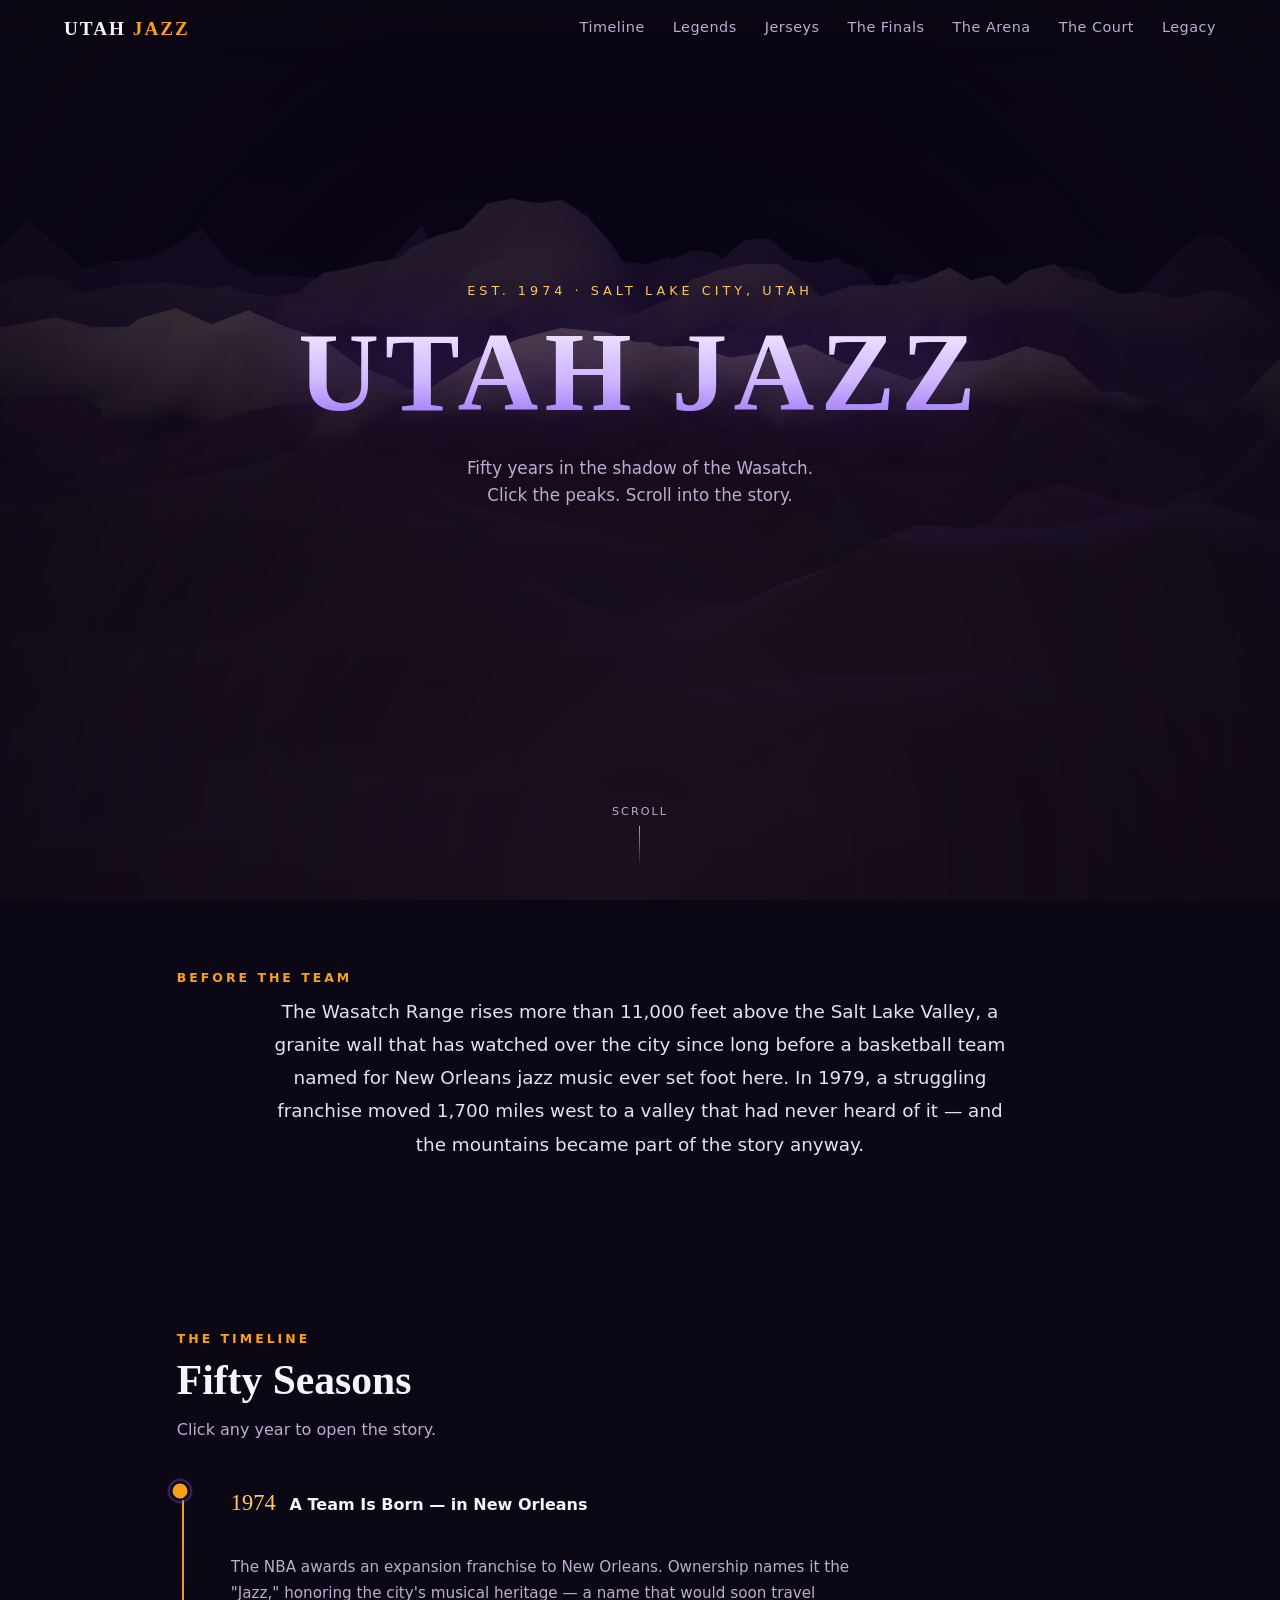
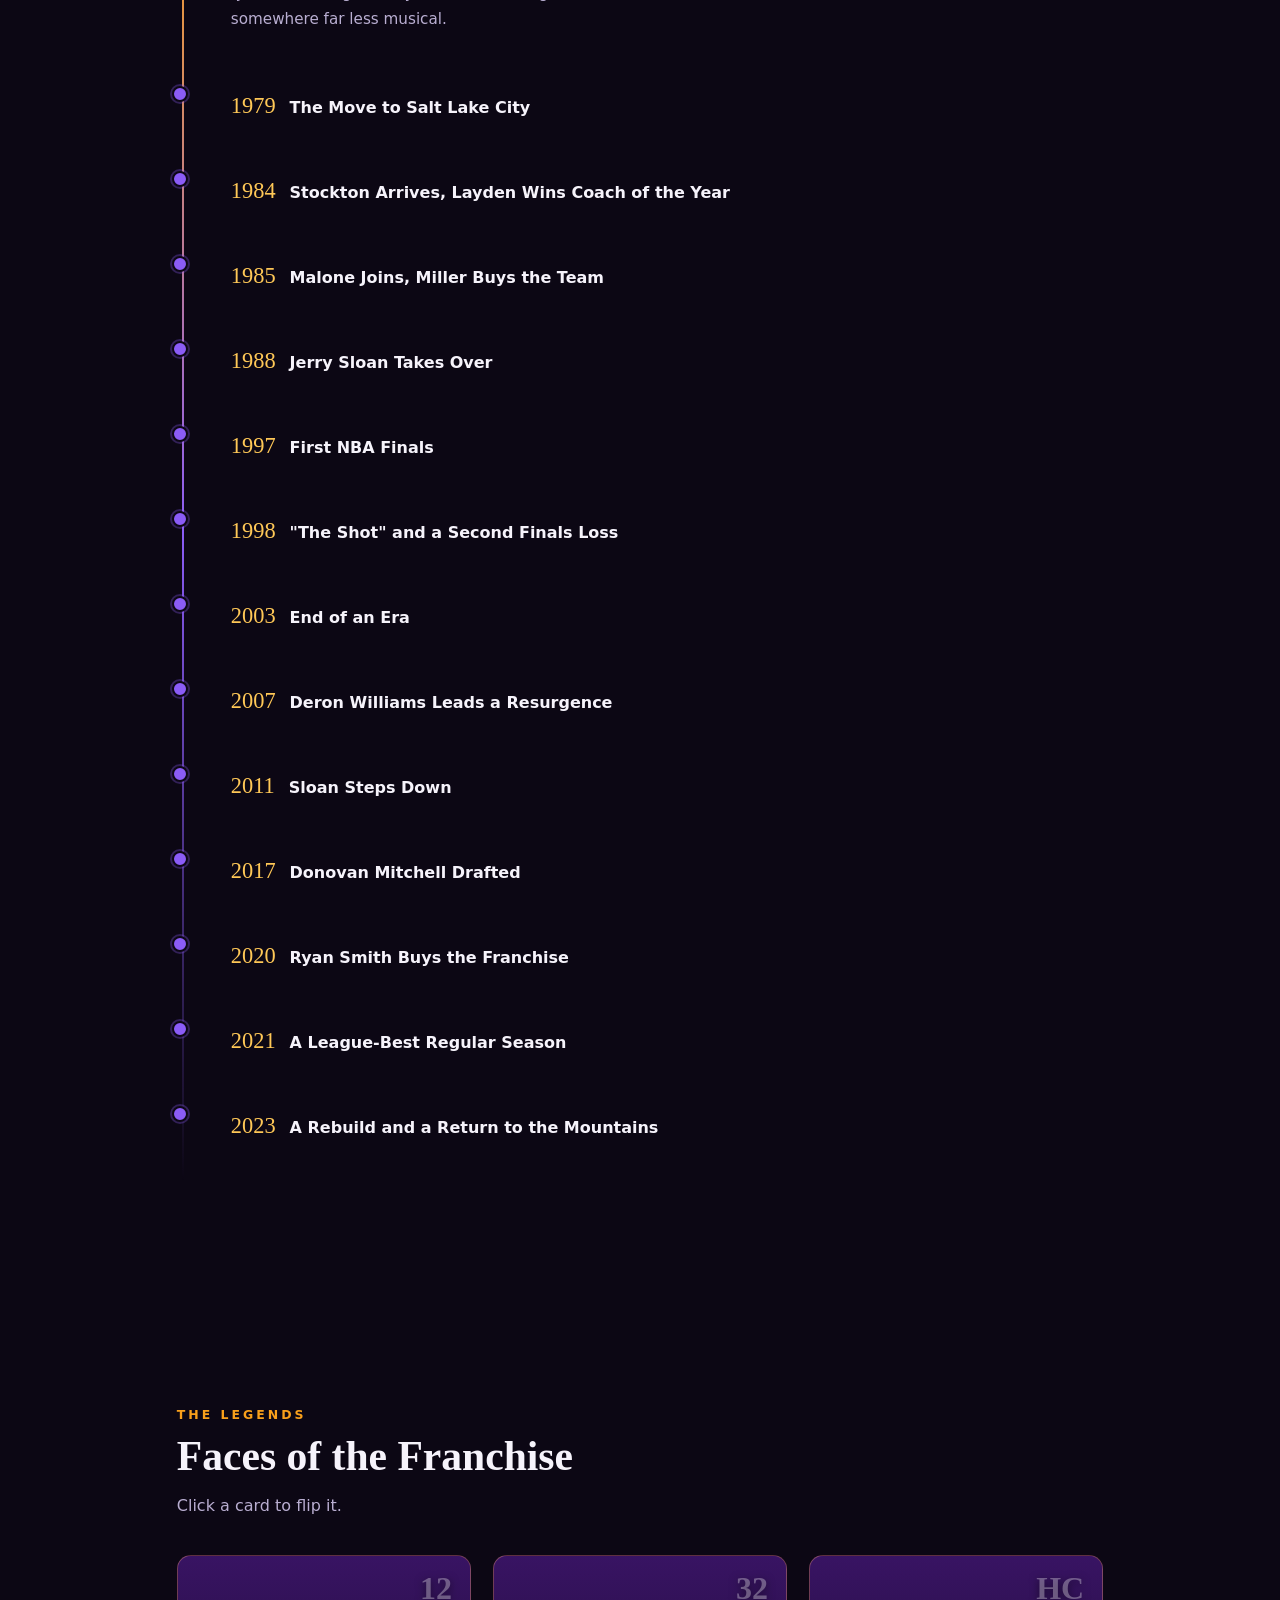
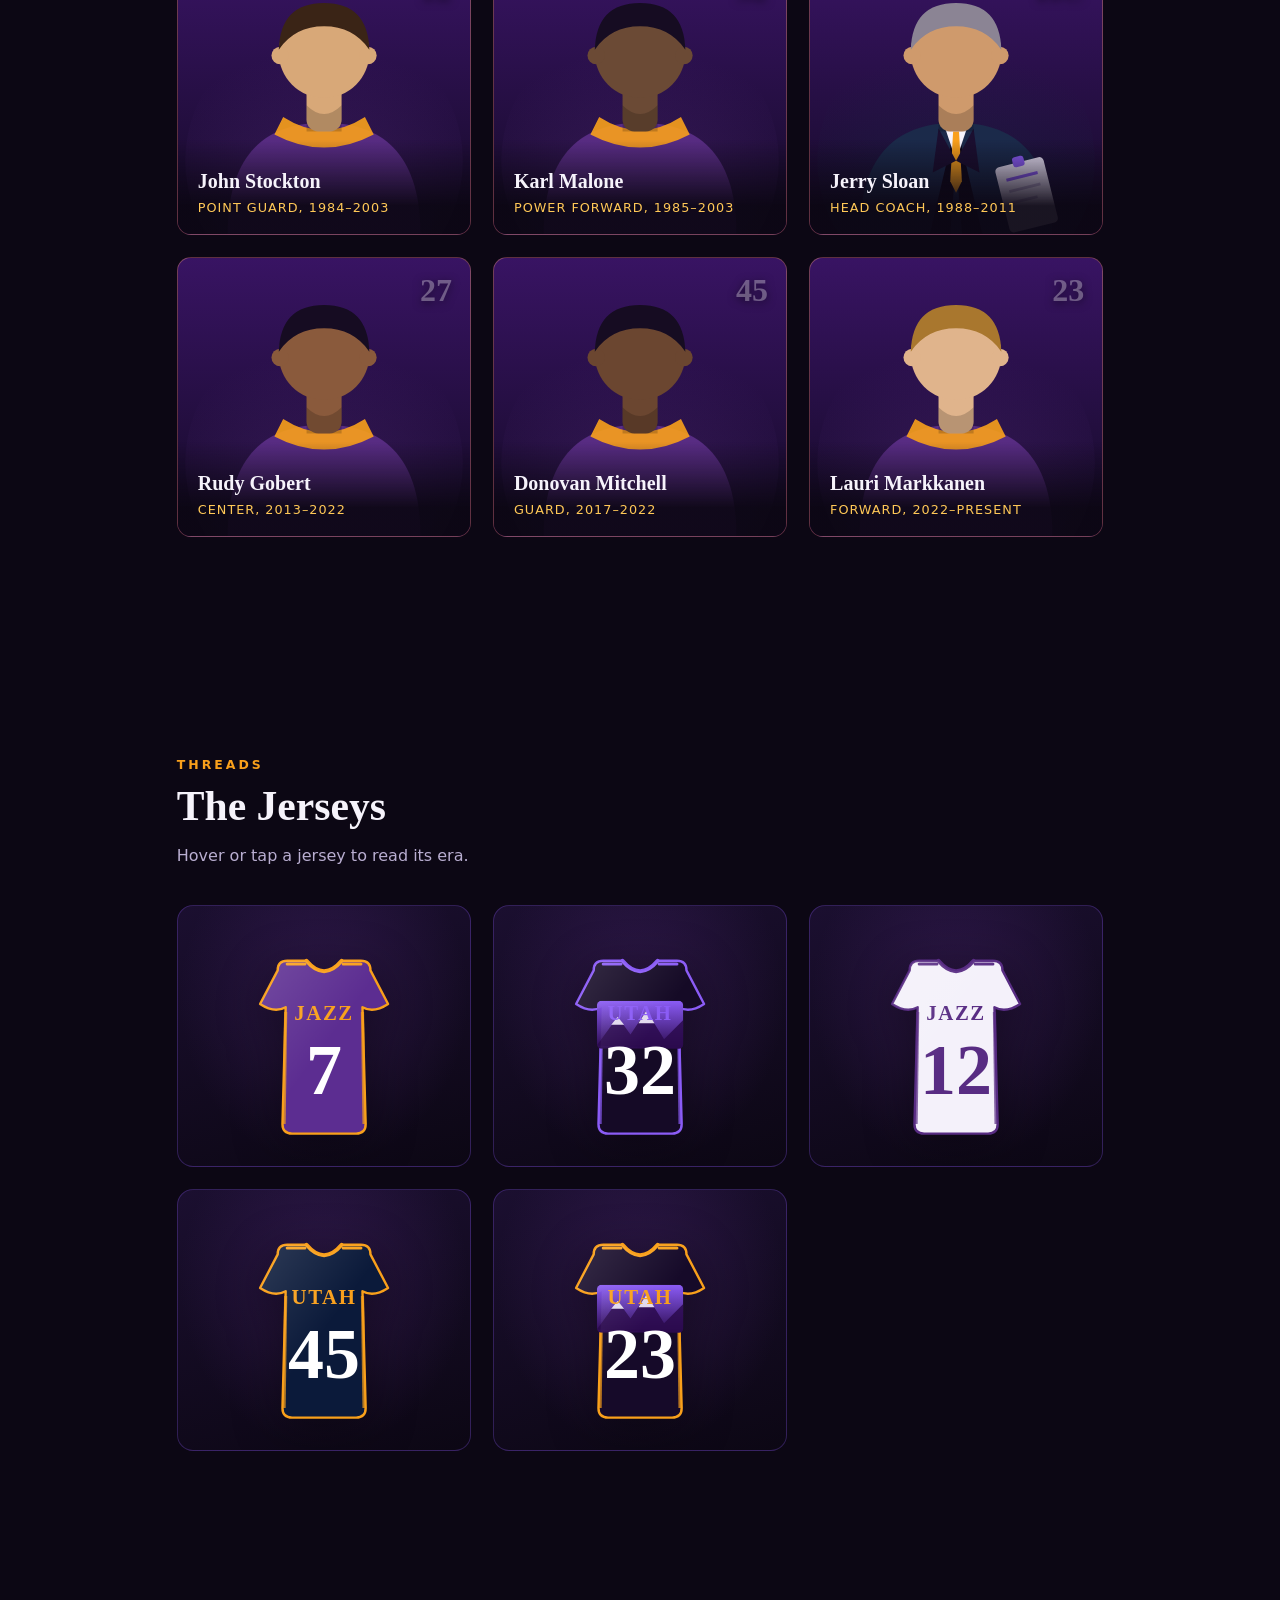
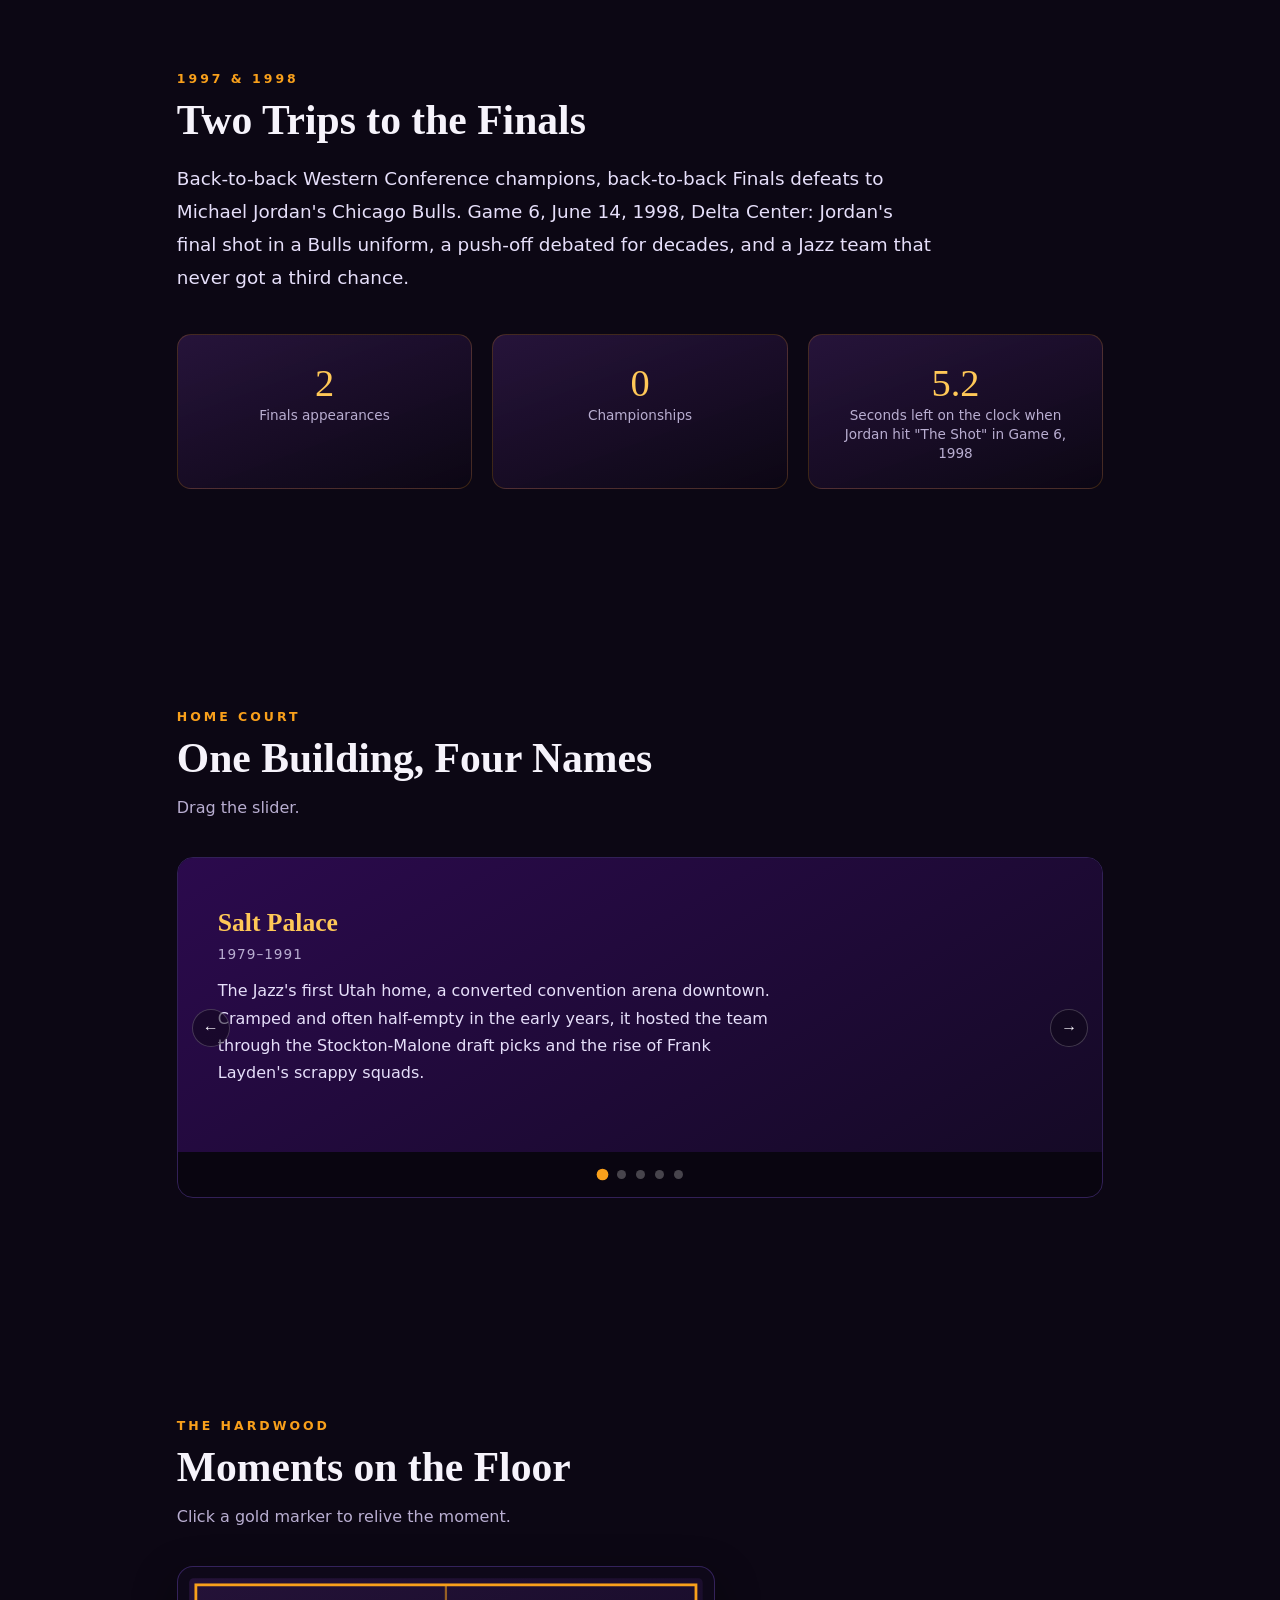
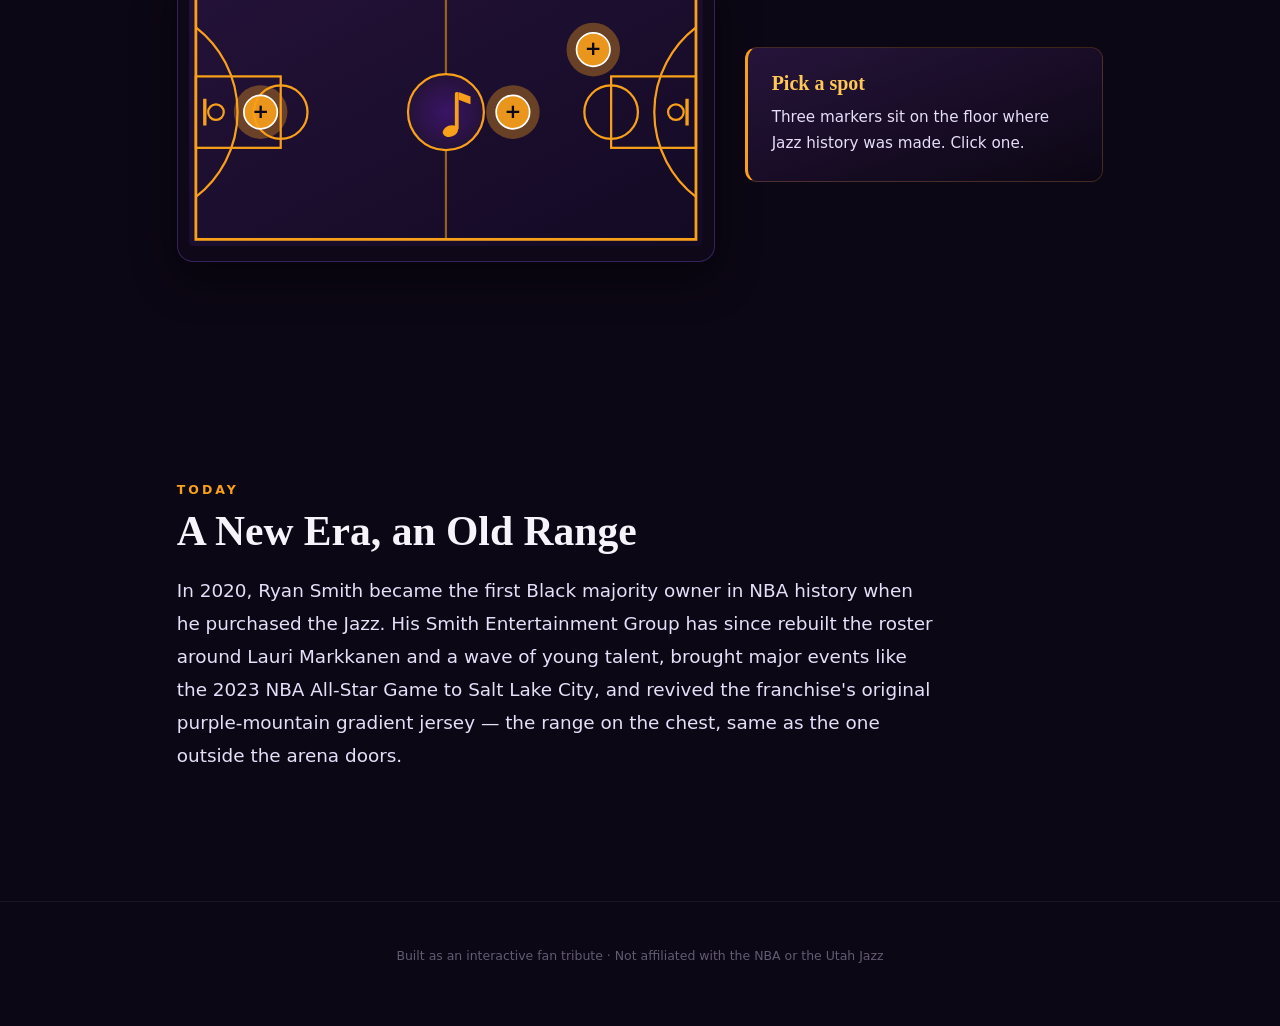
<file: index.html>
<!DOCTYPE html>
<html lang="en">
<head>
<meta charset="UTF-8" />
<meta name="viewport" content="width=device-width, initial-scale=1.0" />
<title>Utah Jazz | The Wasatch to the Hardwood</title>
<meta name="description" content="An interactive history of the Utah Jazz, starting from the Wasatch Mountain Range." />
<link rel="icon" href="data:image/svg+xml,<svg xmlns=%22http://www.w3.org/2000/svg%22 viewBox=%220 0 100 100%22><text y=%22.9em%22 font-size=%2290%22>🏔️</text></svg>" />
<link rel="stylesheet" href="css/style.css" />
</head>
<body>

<div id="loader">
  <div class="loader-inner">
    <div class="loader-peak"></div>
    <p>Rendering the Wasatch&hellip;</p>
  </div>
</div>

<nav id="site-nav">
  <a href="#hero" class="nav-brand">UTAH <span>JAZZ</span></a>
  <button id="nav-toggle" aria-label="Toggle navigation">
    <span></span><span></span><span></span>
  </button>
  <div id="nav-links">
    <a href="#timeline" data-section="timeline">Timeline</a>
    <a href="#legends" data-section="legends">Legends</a>
    <a href="#jerseys" data-section="jerseys">Jerseys</a>
    <a href="#finals" data-section="finals">The Finals</a>
    <a href="#arena" data-section="arena">The Arena</a>
    <a href="#court" data-section="court">The Court</a>
    <a href="#legacy" data-section="legacy">Legacy</a>
  </div>
</nav>

<header id="hero">
  <canvas id="mountain-canvas"></canvas>
  <div id="hero-vignette"></div>
  <div class="hero-content">
    <p class="hero-eyebrow">Est. 1974 &middot; Salt Lake City, Utah</p>
    <h1 class="hero-title">UTAH JAZZ</h1>
    <p class="hero-subtitle">Fifty years in the shadow of the Wasatch.<br>Click the peaks. Scroll into the story.</p>
    <div class="hero-hint" id="hero-hint">Move your mouse to look around &middot; tap a peak</div>
  </div>
  <div class="scroll-cue" id="scroll-cue">
    <span>Scroll</span>
    <div class="scroll-cue-line"></div>
  </div>
  <div id="peak-tooltip" class="peak-tooltip hidden"></div>
</header>

<main>

  <section id="intro" class="section">
    <div class="section-inner">
      <h2 class="section-kicker">Before the Team</h2>
      <p class="lede">
        The Wasatch Range rises more than 11,000 feet above the Salt Lake Valley, a granite wall that has
        watched over the city since long before a basketball team named for New Orleans jazz music ever
        set foot here. In 1979, a struggling franchise moved 1,700 miles west to a valley that had never
        heard of it &mdash; and the mountains became part of the story anyway.
      </p>
    </div>
  </section>

  <section id="timeline" class="section">
    <div class="section-inner">
      <h2 class="section-kicker">The Timeline</h2>
      <h3 class="section-title">Fifty Seasons</h3>
      <p class="section-desc">Click any year to open the story.</p>
      <div id="timeline-track"></div>
    </div>
  </section>

  <section id="legends" class="section">
    <div class="section-inner">
      <h2 class="section-kicker">The Legends</h2>
      <h3 class="section-title">Faces of the Franchise</h3>
      <p class="section-desc">Click a card to flip it.</p>
      <div id="legends-grid"></div>
    </div>
  </section>

  <section id="jerseys" class="section">
    <div class="section-inner">
      <h2 class="section-kicker">Threads</h2>
      <h3 class="section-title">The Jerseys</h3>
      <p class="section-desc">Hover or tap a jersey to read its era.</p>
      <div id="jersey-grid"></div>
    </div>
  </section>

  <section id="finals" class="section">
    <div class="section-inner finals-inner">
      <h2 class="section-kicker">1997 &amp; 1998</h2>
      <h3 class="section-title">Two Trips to the Finals</h3>
      <p class="lede">
        Back-to-back Western Conference champions, back-to-back Finals defeats to Michael Jordan's
        Chicago Bulls. Game 6, June 14, 1998, Delta Center: Jordan's final shot in a Bulls uniform,
        a push-off debated for decades, and a Jazz team that never got a third chance.
      </p>
      <div class="finals-stats">
        <div class="stat-card"><span class="stat-num">2</span><span class="stat-label">Finals appearances</span></div>
        <div class="stat-card"><span class="stat-num">0</span><span class="stat-label">Championships</span></div>
        <div class="stat-card"><span class="stat-num">5.2</span><span class="stat-label">Seconds left on the clock when Jordan hit "The Shot" in Game 6, 1998</span></div>
      </div>
    </div>
  </section>

  <section id="arena" class="section">
    <div class="section-inner">
      <h2 class="section-kicker">Home Court</h2>
      <h3 class="section-title">One Building, Four Names</h3>
      <p class="section-desc">Drag the slider.</p>
      <div id="arena-slider"></div>
    </div>
  </section>

  <section id="court" class="section">
    <div class="section-inner">
      <h2 class="section-kicker">The Hardwood</h2>
      <h3 class="section-title">Moments on the Floor</h3>
      <p class="section-desc">Click a gold marker to relive the moment.</p>
      <div id="court-wrap">
        <div id="court-figure"></div>
        <div id="court-detail" class="court-detail">
          <strong id="court-detail-label">Pick a spot</strong>
          <p id="court-detail-text">Three markers sit on the floor where Jazz history was made. Click one.</p>
        </div>
      </div>
    </div>
  </section>

  <section id="legacy" class="section">
    <div class="section-inner">
      <h2 class="section-kicker">Today</h2>
      <h3 class="section-title">A New Era, an Old Range</h3>
      <p class="lede">
        In 2020, Ryan Smith became the first Black majority owner in NBA history when he purchased the
        Jazz. His Smith Entertainment Group has since rebuilt the roster around Lauri Markkanen and a
        wave of young talent, brought major events like the 2023 NBA All-Star Game to Salt Lake City,
        and revived the franchise's original purple-mountain gradient jersey &mdash; the range on the
        chest, same as the one outside the arena doors.
      </p>
    </div>
  </section>

</main>

<footer id="site-footer">
  <p>Built as an interactive fan tribute &middot; Not affiliated with the NBA or the Utah Jazz</p>
</footer>

<script type="importmap">
{
  "imports": {
    "three": "./js/vendor/three.module.js"
  }
}
</script>
<script type="module" src="js/mountains.js"></script>
<script type="module" src="js/data.js"></script>
<script type="module" src="js/app.js"></script>
</body>
</html>
</file>
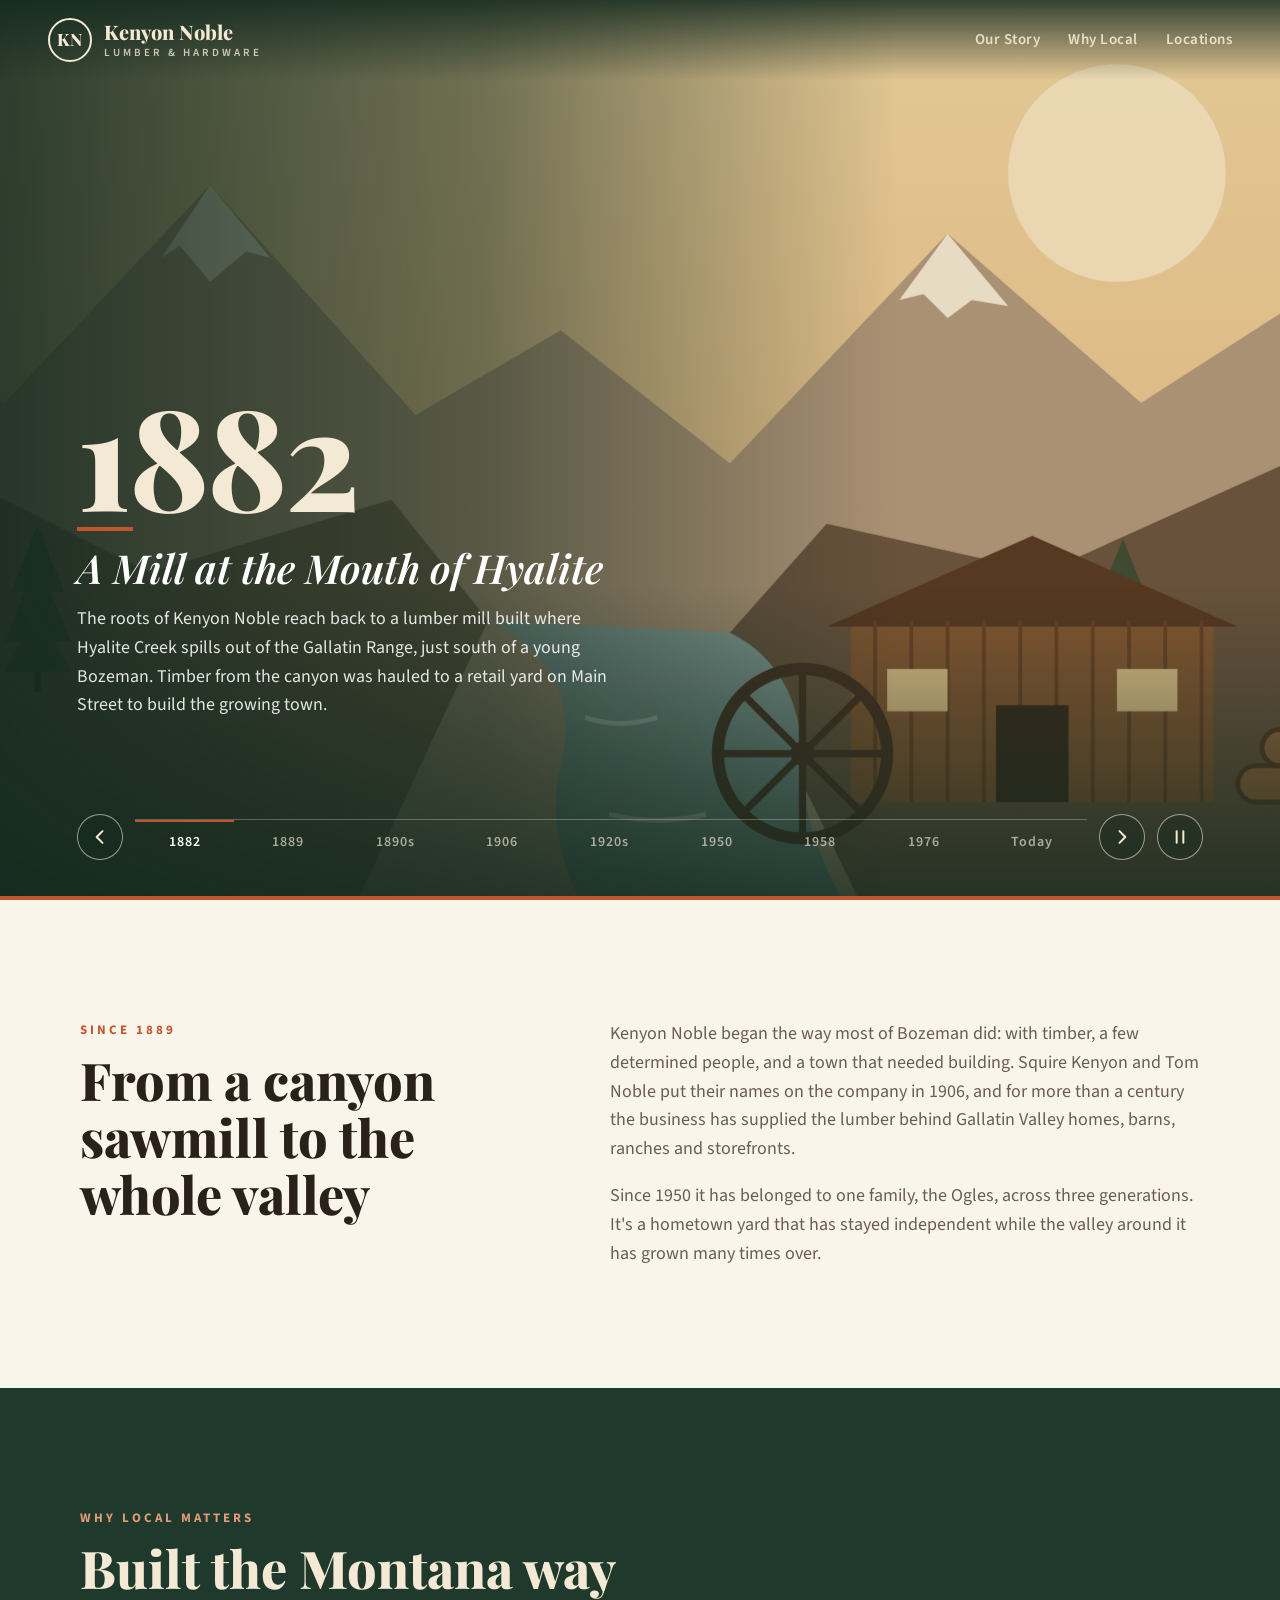
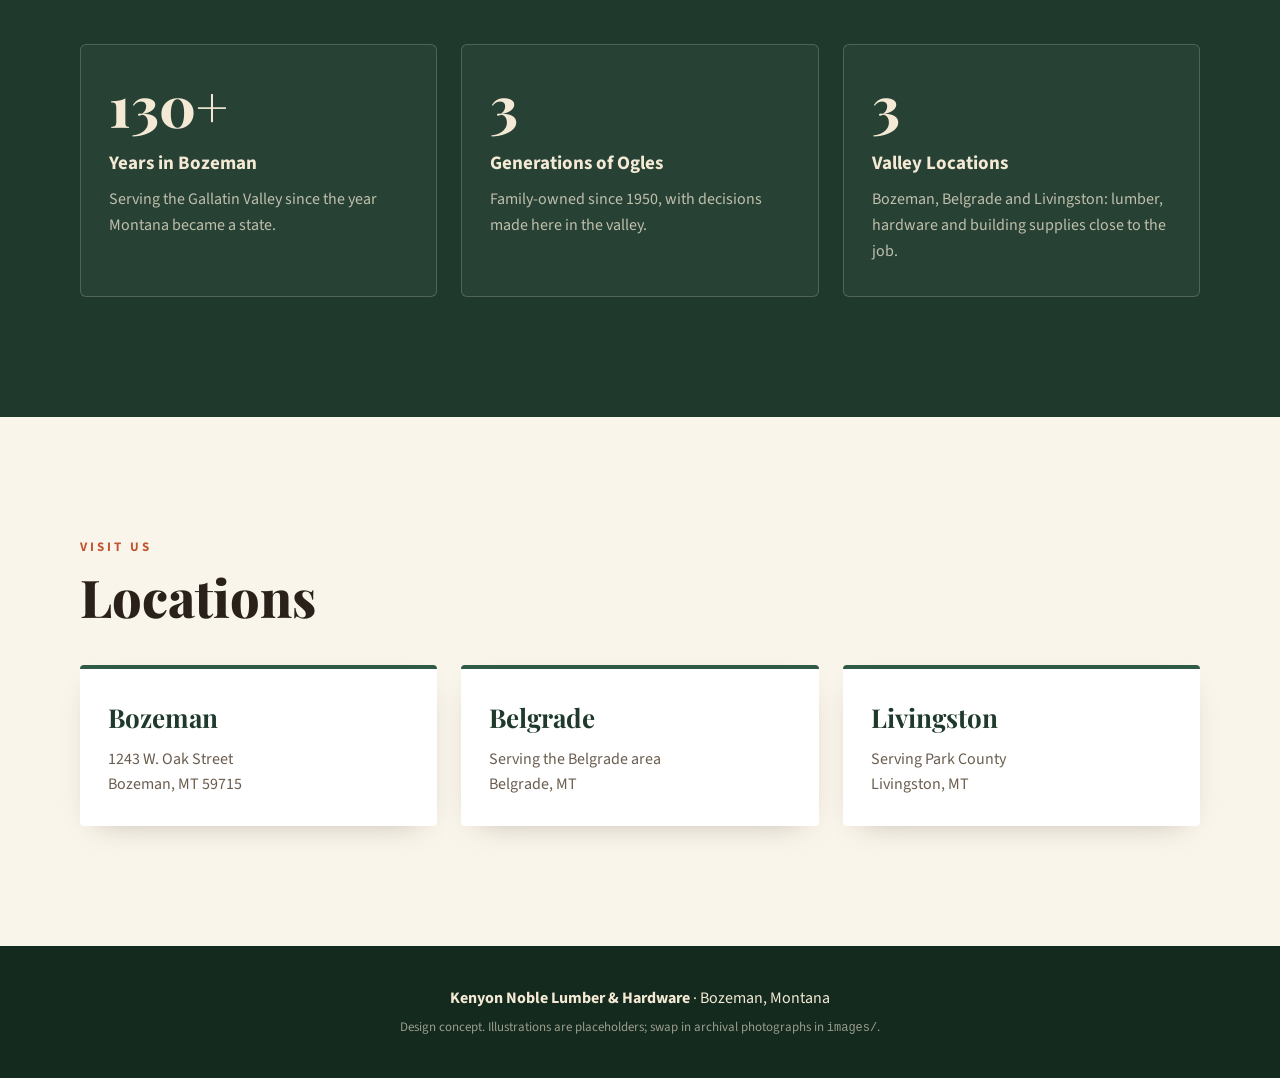
<file: kenyon-noble/index.html>
<!DOCTYPE html>
<html lang="en">
<head>
<meta charset="UTF-8" />
<meta name="viewport" content="width=device-width, initial-scale=1.0" />
<title>Kenyon Noble | Lumber &amp; Hardware Since 1889</title>
<meta name="description" content="The story of Kenyon Noble Lumber &amp; Hardware, from an 1882 sawmill at the mouth of Hyalite Canyon to the Gallatin Valley today." />
<link rel="icon" href="data:image/svg+xml,<svg xmlns=%22http://www.w3.org/2000/svg%22 viewBox=%220 0 100 100%22><text y=%22.9em%22 font-size=%2290%22>🌲</text></svg>" />
<link rel="preconnect" href="https://fonts.googleapis.com" />
<link rel="preconnect" href="https://fonts.gstatic.com" crossorigin />
<link href="https://fonts.googleapis.com/css2?family=Playfair+Display:ital,wght@0,600;0,800;1,600&family=Source+Sans+3:wght@400;600;700&display=swap" rel="stylesheet" />
<link rel="stylesheet" href="css/style.css" />
</head>
<body>

<nav class="site-nav">
  <a href="#top" class="brand">
    <span class="brand-mark">KN</span>
    <span class="brand-text">Kenyon Noble <small>Lumber &amp; Hardware</small></span>
  </a>
  <div class="nav-links">
    <a href="#story">Our Story</a>
    <a href="#values">Why Local</a>
    <a href="#locations">Locations</a>
  </div>
</nav>

<header id="top" class="history" aria-roledescription="carousel" aria-label="Kenyon Noble history">
  <div class="slides" id="slides">

    <article class="slide is-active" data-year="1882">
      <div class="slide-img" style="background-image:url('images/01-hyalite-mill.svg')" role="img" aria-label="Illustration of a sawmill with a waterwheel at the mouth of a mountain canyon"></div>
      <div class="slide-copy">
        <p class="slide-year">1882</p>
        <h2 class="slide-title">A Mill at the Mouth of Hyalite</h2>
        <p class="slide-text">The roots of Kenyon Noble reach back to a lumber mill built where Hyalite Creek spills out of the Gallatin Range, just south of a young Bozeman. Timber from the canyon was hauled to a retail yard on Main Street to build the growing town.</p>
      </div>
    </article>

    <article class="slide" data-year="1889">
      <div class="slide-img" style="background-image:url('images/02-kenyon-1889.svg')" role="img" aria-label="Illustration of a false-front frontier storefront with a sign reading S.C. Kenyon Lumber"></div>
      <div class="slide-copy">
        <p class="slide-year">1889</p>
        <h2 class="slide-title">Squire C. Kenyon Arrives</h2>
        <p class="slide-text">Squire C. Kenyon came over from Anaconda and went into the lumber business. The S.C. Kenyon lumber dealership is where the company counts its beginning, the same year Montana became a state.</p>
      </div>
    </article>

    <article class="slide" data-year="1890s">
      <div class="slide-img" style="background-image:url('images/03-tom-noble-yard.svg')" role="img" aria-label="Illustration of a lumber yard with stacked boards, log ends and a crosscut saw beneath the Bridger Mountains"></div>
      <div class="slide-copy">
        <p class="slide-year">1890s</p>
        <h2 class="slide-title">Tom Noble Joins the Yard</h2>
        <p class="slide-text">Tom Noble, an experienced logger, was hired as a hand in the lumber yard. He worked his way up to vice president, and Kenyon and Noble became partners, supplying early Bozeman with the materials to build it.</p>
      </div>
    </article>

    <article class="slide" data-year="1906">
      <div class="slide-img" style="background-image:url('images/04-incorporation-1906.svg')" role="img" aria-label="Illustration of articles of incorporation for the Kenyon-Noble Lumber Company with a red wax seal"></div>
      <div class="slide-copy">
        <p class="slide-year">1906</p>
        <h2 class="slide-title">Kenyon-Noble Lumber Company</h2>
        <p class="slide-text">The partners incorporated the business as the Kenyon-Noble Lumber Company. The name has stayed on the door for more than a century since.</p>
      </div>
    </article>

    <article class="slide" data-year="1920s">
      <div class="slide-img" style="background-image:url('images/05-carlisle-1920s.svg')" role="img" aria-label="Illustration of a brick Kenyon-Noble Lumber Co. storefront with a 1920s truck loaded with lumber"></div>
      <div class="slide-copy">
        <p class="slide-year">1920s</p>
        <h2 class="slide-title">The Carlisle Kenyon Years</h2>
        <p class="slide-text">Squire's son, Carlisle Kenyon, took control of the company and led it through the Depression and the Second World War, running the business into the 1950s.</p>
      </div>
    </article>

    <article class="slide" data-year="1950">
      <div class="slide-img" style="background-image:url('images/06-ogle-family-1950.svg')" role="img" aria-label="Illustration of a 1940s pickup on a road toward a Welcome Home Bozeman sign"></div>
      <div class="slide-copy">
        <p class="slide-year">1950</p>
        <h2 class="slide-title">The Ogle Family Takes the Keys</h2>
        <p class="slide-text">After the war, Park High graduate and ROTC officer William V. Ogle came home to the Gallatin Valley. By 1950 the Ogle family owned Kenyon Noble, and they still do.</p>
      </div>
    </article>

    <article class="slide" data-year="1958">
      <div class="slide-img" style="background-image:url('images/07-mendenhall-1958.svg')" role="img" aria-label="Illustration of a mid-century modern Kenyon Noble store with a 1950s car out front"></div>
      <div class="slide-copy">
        <p class="slide-year">1958</p>
        <h2 class="slide-title">A New Home on Mendenhall</h2>
        <p class="slide-text">The store moved into a then state-of-the-art building on East Mendenhall in downtown Bozeman, which would be its home for decades.</p>
      </div>
    </article>

    <article class="slide" data-year="1976">
      <div class="slide-img" style="background-image:url('images/08-next-generation-1976.svg')" role="img" aria-label="Illustration of a hammer, level and tape measure on a workbench at sunset"></div>
      <div class="slide-copy">
        <p class="slide-year">1976</p>
        <h2 class="slide-title">The Next Generation</h2>
        <p class="slide-text">William Ogle's sons, Rick and Bill, took over the company to keep it in the family, growing it from a downtown lumber yard into a full lumber, hardware and building supply operation.</p>
      </div>
    </article>

    <article class="slide" data-year="Today">
      <div class="slide-img" style="background-image:url('images/09-today-valley.svg')" role="img" aria-label="Illustrated map of the Gallatin Valley with pins at Belgrade, Bozeman and Livingston"></div>
      <div class="slide-copy">
        <p class="slide-year">Today</p>
        <h2 class="slide-title">Still Building the Valley</h2>
        <p class="slide-text">Now on West Oak Street in Bozeman, with stores in Belgrade and Livingston, Kenyon Noble is still family-owned, still local, and still supplying the people who build southwest Montana.</p>
      </div>
    </article>

  </div>

  <div class="history-controls">
    <button class="ctl ctl-prev" id="prev" aria-label="Previous slide">
      <svg viewBox="0 0 24 24" aria-hidden="true"><path d="M15 5l-7 7 7 7"/></svg>
    </button>
    <div class="years" id="years" role="tablist" aria-label="Choose a year"></div>
    <button class="ctl ctl-next" id="next" aria-label="Next slide">
      <svg viewBox="0 0 24 24" aria-hidden="true"><path d="M9 5l7 7-7 7"/></svg>
    </button>
    <button class="ctl ctl-play" id="play" aria-label="Pause slideshow" aria-pressed="false">
      <svg class="i-pause" viewBox="0 0 24 24" aria-hidden="true"><path d="M8 5v14M16 5v14"/></svg>
      <svg class="i-play" viewBox="0 0 24 24" aria-hidden="true"><path d="M7 5l12 7-12 7z"/></svg>
    </button>
  </div>
  <div class="progress"><span id="progress-bar"></span></div>
  <p class="sr-only" id="live" aria-live="polite"></p>
</header>

<main>
  <section id="story" class="band">
    <div class="wrap two-col">
      <div>
        <p class="kicker">Since 1889</p>
        <h2 class="h2">From a canyon sawmill to the whole valley</h2>
      </div>
      <div class="prose">
        <p>Kenyon Noble began the way most of Bozeman did: with timber, a few determined people, and a town that needed building. Squire Kenyon and Tom Noble put their names on the company in 1906, and for more than a century the business has supplied the lumber behind Gallatin Valley homes, barns, ranches and storefronts.</p>
        <p>Since 1950 it has belonged to one family, the Ogles, across three generations. It's a hometown yard that has stayed independent while the valley around it has grown many times over.</p>
      </div>
    </div>
  </section>

  <section id="values" class="band band-dark">
    <div class="wrap">
      <p class="kicker">Why Local Matters</p>
      <h2 class="h2">Built the Montana way</h2>
      <div class="cards">
        <div class="card">
          <span class="card-num">130+</span>
          <h3>Years in Bozeman</h3>
          <p>Serving the Gallatin Valley since the year Montana became a state.</p>
        </div>
        <div class="card">
          <span class="card-num">3</span>
          <h3>Generations of Ogles</h3>
          <p>Family-owned since 1950, with decisions made here in the valley.</p>
        </div>
        <div class="card">
          <span class="card-num">3</span>
          <h3>Valley Locations</h3>
          <p>Bozeman, Belgrade and Livingston: lumber, hardware and building supplies close to the job.</p>
        </div>
      </div>
    </div>
  </section>

  <section id="locations" class="band">
    <div class="wrap">
      <p class="kicker">Visit Us</p>
      <h2 class="h2">Locations</h2>
      <div class="locs">
        <div class="loc">
          <h3>Bozeman</h3>
          <p>1243 W. Oak Street<br>Bozeman, MT 59715</p>
        </div>
        <div class="loc">
          <h3>Belgrade</h3>
          <p>Serving the Belgrade area<br>Belgrade, MT</p>
        </div>
        <div class="loc">
          <h3>Livingston</h3>
          <p>Serving Park County<br>Livingston, MT</p>
        </div>
      </div>
    </div>
  </section>
</main>

<footer class="site-footer">
  <p><strong>Kenyon Noble Lumber &amp; Hardware</strong> &middot; Bozeman, Montana</p>
  <p class="fine">Design concept. Illustrations are placeholders; swap in archival photographs in <code>images/</code>.</p>
</footer>

<script src="js/slideshow.js"></script>
</body>
</html>
</file>
<file: css/style.css>
:root {
  --jazz-purple-dark: #2b0a4d;
  --jazz-purple: #582c83;
  --jazz-purple-light: #8b5cf6;
  --jazz-gold: #f9a01b;
  --jazz-gold-light: #ffc857;
  --ink: #0c0714;
  --paper: #f6f3fb;
  --grey: #b9aed1;
  --font: 'Segoe UI', system-ui, -apple-system, 'Helvetica Neue', Arial, sans-serif;
  --font-display: Georgia, 'Times New Roman', serif;
}

* { box-sizing: border-box; }

html { scroll-behavior: smooth; }

body {
  margin: 0;
  background: var(--ink);
  color: var(--paper);
  font-family: var(--font);
  overflow-x: hidden;
}

img, canvas { display: block; }

a { color: inherit; }

/* Loader */
#loader {
  position: fixed;
  inset: 0;
  z-index: 999;
  background: radial-gradient(ellipse at 50% 30%, #3a1466, #0c0714 75%);
  display: flex;
  align-items: center;
  justify-content: center;
  transition: opacity 0.7s ease, visibility 0.7s ease;
}
#loader.hidden { opacity: 0; visibility: hidden; pointer-events: none; }
.loader-inner { text-align: center; color: var(--grey); }
.loader-peak {
  width: 46px;
  height: 46px;
  margin: 0 auto 18px;
  border: 3px solid var(--jazz-gold);
  border-top-color: transparent;
  border-radius: 50%;
  animation: spin 1s linear infinite;
}
@keyframes spin { to { transform: rotate(360deg); } }

/* Nav */
#site-nav {
  position: fixed;
  top: 0; left: 0; right: 0;
  z-index: 100;
  display: flex;
  align-items: center;
  justify-content: space-between;
  padding: 18px 5vw;
  background: linear-gradient(to bottom, rgba(12,7,20,0.75), transparent);
  transition: background 0.3s ease;
}
#site-nav.scrolled { background: rgba(12,7,20,0.9); backdrop-filter: blur(8px); box-shadow: 0 2px 24px rgba(0,0,0,0.4); }
.nav-brand { font-family: var(--font-display); font-weight: bold; letter-spacing: 2px; font-size: 1.2rem; text-decoration: none; color: var(--paper); }
.nav-brand span { color: var(--jazz-gold); }
#nav-links { display: flex; gap: 28px; }
#nav-links a {
  text-decoration: none;
  font-size: 0.9rem;
  letter-spacing: 0.5px;
  color: var(--grey);
  position: relative;
  padding-bottom: 4px;
  transition: color 0.2s ease;
}
#nav-links a::after {
  content: '';
  position: absolute; left: 0; bottom: 0;
  width: 0; height: 2px;
  background: var(--jazz-gold);
  transition: width 0.25s ease;
}
#nav-links a:hover, #nav-links a.active { color: var(--paper); }
#nav-links a:hover::after, #nav-links a.active::after { width: 100%; }
#nav-toggle { display: none; flex-direction: column; gap: 5px; background: none; border: none; cursor: pointer; padding: 8px; }
#nav-toggle span { width: 24px; height: 2px; background: var(--paper); display: block; }

/* Hero */
#hero {
  position: relative;
  height: 100svh;
  min-height: 500px;
  overflow: hidden;
  background: #0c0714;
}
#mountain-canvas { position: absolute; inset: 0; width: 100%; height: 100%; }
#hero-vignette {
  position: absolute; inset: 0;
  background: radial-gradient(ellipse at 50% 100%, rgba(12,7,20,0) 0%, rgba(12,7,20,0.55) 65%, rgba(12,7,20,0.95) 100%);
  pointer-events: none;
}
.hero-content {
  position: absolute;
  left: 50%; top: 46%;
  transform: translate(-50%, -50%);
  text-align: center;
  width: 90%;
  max-width: 800px;
  pointer-events: none;
}
.hero-eyebrow {
  letter-spacing: 4px;
  text-transform: uppercase;
  color: var(--jazz-gold-light);
  font-size: 0.8rem;
  margin-bottom: 10px;
}
.hero-title {
  font-family: var(--font-display);
  font-size: clamp(3rem, 11vw, 7rem);
  margin: 0;
  letter-spacing: 6px;
  background: linear-gradient(180deg, #ffffff 0%, #d8c3ff 55%, var(--jazz-purple-light) 100%);
  -webkit-background-clip: text;
  background-clip: text;
  color: transparent;
  text-shadow: 0 0 60px rgba(139,92,246,0.35);
}
.hero-subtitle { color: var(--grey); font-size: 1.05rem; line-height: 1.6; margin-top: 18px; }
.hero-hint {
  margin-top: 34px;
  font-size: 0.78rem;
  letter-spacing: 1px;
  color: rgba(246,243,251,0.55);
  animation: pulse 3s ease-in-out infinite;
}
@keyframes pulse { 0%,100% { opacity: 0.4; } 50% { opacity: 1; } }

.scroll-cue {
  position: absolute;
  bottom: 34px; left: 50%;
  transform: translateX(-50%);
  display: flex; flex-direction: column; align-items: center; gap: 8px;
  color: var(--grey);
  font-size: 0.7rem;
  letter-spacing: 2px;
  text-transform: uppercase;
  transition: opacity 0.4s ease;
}
.scroll-cue-line { width: 1px; height: 40px; background: linear-gradient(to bottom, var(--jazz-gold), transparent); animation: scrolldrop 1.8s ease-in-out infinite; }
@keyframes scrolldrop { 0% { transform: scaleY(0); transform-origin: top; } 50% { transform: scaleY(1); transform-origin: top; } 51% { transform-origin: bottom; } 100% { transform: scaleY(0); transform-origin: bottom; } }

.peak-tooltip {
  position: absolute;
  z-index: 20;
  max-width: 280px;
  background: rgba(20,10,36,0.92);
  border: 1px solid rgba(249,160,27,0.4);
  border-radius: 10px;
  padding: 14px 16px;
  font-size: 0.85rem;
  line-height: 1.5;
  color: var(--paper);
  box-shadow: 0 12px 40px rgba(0,0,0,0.5);
  transition: opacity 0.25s ease, transform 0.25s ease;
  pointer-events: none;
}
.peak-tooltip.hidden { opacity: 0; transform: translateY(6px); }
.peak-tooltip strong { color: var(--jazz-gold-light); display: block; margin-bottom: 4px; font-size: 0.9rem; }

/* Sections */
.section { padding: 110px 0; position: relative; }
.section-inner { max-width: 1080px; margin: 0 auto; padding: 0 6vw; }
.section-kicker { color: var(--jazz-gold); text-transform: uppercase; letter-spacing: 3px; font-size: 0.78rem; margin: 0 0 10px; }
.section-title { font-family: var(--font-display); font-size: clamp(1.8rem, 4vw, 2.6rem); margin: 0 0 16px; }
.section-desc { color: var(--grey); margin-bottom: 40px; }
.lede { font-size: 1.15rem; line-height: 1.8; color: #e6dffa; max-width: 760px; }
#intro { padding-top: 70px; padding-bottom: 60px; }
#intro .lede { margin: 0 auto; text-align: center; }

.reveal { opacity: 0; transform: translateY(36px); transition: opacity 0.8s ease, transform 0.8s ease; }
.reveal.visible { opacity: 1; transform: translateY(0); }

/* Timeline */
#timeline-track { position: relative; padding-left: 28px; }
#timeline-track::before {
  content: '';
  position: absolute; left: 5px; top: 6px; bottom: 6px; width: 2px;
  background: linear-gradient(to bottom, var(--jazz-gold), var(--jazz-purple-light), transparent);
}
.timeline-item { position: relative; padding: 0 0 34px 26px; cursor: pointer; }
.timeline-item::before {
  content: '';
  position: absolute; left: -33px; top: 4px;
  width: 12px; height: 12px; border-radius: 50%;
  background: var(--jazz-purple-light);
  border: 2px solid var(--ink);
  box-shadow: 0 0 0 2px rgba(139,92,246,0.3);
  transition: background 0.2s ease, transform 0.2s ease;
}
.timeline-item.open::before, .timeline-item:hover::before { background: var(--jazz-gold); transform: scale(1.25); }
.timeline-year { font-family: var(--font-display); font-size: 1.4rem; color: var(--jazz-gold-light); margin: 0; }
.timeline-head { display: flex; align-items: baseline; gap: 14px; }
.timeline-title { color: var(--paper); font-weight: 600; }
.timeline-body {
  max-height: 0; overflow: hidden; opacity: 0;
  transition: max-height 0.4s ease, opacity 0.4s ease, margin 0.4s ease;
  color: var(--grey); line-height: 1.7; font-size: 0.95rem; max-width: 640px;
}
.timeline-item.open .timeline-body { max-height: 240px; opacity: 1; margin-top: 10px; }

/* Legends */
#legends-grid { display: grid; grid-template-columns: repeat(auto-fill, minmax(230px, 1fr)); gap: 22px; }
.legend-card { perspective: 1400px; height: 280px; cursor: pointer; }
.legend-card-inner {
  position: relative; width: 100%; height: 100%;
  transform-style: preserve-3d;
  transition: transform 0.6s cubic-bezier(.4,.2,.2,1);
  border-radius: 14px;
}
.legend-card.flipped .legend-card-inner { transform: rotateY(180deg); }
.legend-face {
  position: absolute; inset: 0;
  -webkit-backface-visibility: hidden; backface-visibility: hidden;
  border-radius: 14px;
  padding: 22px;
  display: flex; flex-direction: column; justify-content: flex-end;
}
.legend-front {
  background: linear-gradient(160deg, var(--jazz-purple) 0%, var(--jazz-purple-dark) 70%);
  border: 1px solid rgba(249,160,27,0.25);
  padding: 0;
  overflow: hidden;
}
.legend-portrait { position: absolute; inset: 0; }
.legend-portrait svg { width: 100%; height: 100%; }
.legend-front .legend-number {
  position: absolute; top: 14px; right: 18px; z-index: 2;
  font-family: var(--font-display); font-size: 2rem; font-weight: bold;
  color: rgba(255,255,255,0.32); text-shadow: 0 2px 8px rgba(0,0,0,0.5);
}
.legend-caption {
  position: absolute; left: 0; right: 0; bottom: 0; z-index: 2;
  padding: 30px 20px 18px;
  background: linear-gradient(to top, rgba(12,7,20,0.94) 30%, rgba(12,7,20,0) 100%);
}
.legend-card:hover .legend-portrait { transform: scale(1.04); transition: transform 0.6s ease; }
.legend-name { font-family: var(--font-display); font-size: 1.25rem; margin: 0 0 4px; }
.legend-role { color: var(--jazz-gold-light); font-size: 0.8rem; letter-spacing: 1px; text-transform: uppercase; }
.legend-back {
  background: linear-gradient(160deg, #1b0f30, var(--ink));
  border: 1px solid rgba(139,92,246,0.4);
  transform: rotateY(180deg);
  justify-content: flex-start;
  gap: 10px;
}
.legend-back p { margin: 0; font-size: 0.85rem; line-height: 1.6; color: var(--grey); }
.legend-back .legend-stat-row { display: flex; justify-content: space-between; font-size: 0.8rem; border-bottom: 1px dashed rgba(185,174,209,0.2); padding: 4px 0; }
.legend-back .legend-stat-row b { color: var(--jazz-gold-light); }

/* Finals */
.finals-inner { text-align: left; }
.finals-stats { display: flex; flex-wrap: wrap; gap: 20px; margin-top: 40px; }
.stat-card {
  flex: 1 1 200px;
  background: linear-gradient(160deg, rgba(88,44,131,0.35), rgba(12,7,20,0.6));
  border: 1px solid rgba(249,160,27,0.2);
  border-radius: 14px;
  padding: 26px 22px;
  text-align: center;
}
.stat-num { display: block; font-family: var(--font-display); font-size: 2.4rem; color: var(--jazz-gold-light); }
.stat-label { color: var(--grey); font-size: 0.85rem; }

/* Arena slider */
#arena-slider { position: relative; border-radius: 16px; overflow: hidden; border: 1px solid rgba(139,92,246,0.3); }
.arena-track { display: flex; transition: transform 0.5s cubic-bezier(.4,.2,.2,1); }
.arena-slide { min-width: 100%; padding: 50px 40px; background: linear-gradient(150deg, var(--jazz-purple-dark), #150a26); }
.arena-slide h4 { font-family: var(--font-display); font-size: 1.6rem; margin: 0 0 6px; color: var(--jazz-gold-light); }
.arena-slide span.arena-years { color: var(--grey); font-size: 0.85rem; letter-spacing: 1px; }
.arena-slide p { color: #e6dffa; line-height: 1.7; margin-top: 14px; max-width: 560px; }
.arena-dots { display: flex; justify-content: center; gap: 10px; padding: 18px 0; background: rgba(0,0,0,0.2); }
.arena-dot { width: 9px; height: 9px; border-radius: 50%; background: rgba(255,255,255,0.25); cursor: pointer; transition: background 0.2s ease, transform 0.2s ease; }
.arena-dot.active { background: var(--jazz-gold); transform: scale(1.3); }
.arena-nav-btn {
  position: absolute; top: 50%; transform: translateY(-50%);
  background: rgba(12,7,20,0.5); border: 1px solid rgba(255,255,255,0.2); color: var(--paper);
  width: 38px; height: 38px; border-radius: 50%; cursor: pointer; font-size: 1rem; z-index: 5;
}
.arena-nav-btn:hover { background: rgba(249,160,27,0.3); }
.arena-prev { left: 14px; } .arena-next { right: 14px; }

/* Jersey gallery */
#jersey-grid { display: grid; grid-template-columns: repeat(auto-fill, minmax(220px, 1fr)); gap: 22px; }
.jersey-card {
  position: relative;
  border-radius: 16px;
  overflow: hidden;
  background: linear-gradient(165deg, #1b0f30, var(--ink));
  border: 1px solid rgba(139,92,246,0.28);
  cursor: pointer;
  transition: transform 0.35s ease, border-color 0.35s ease, box-shadow 0.35s ease;
}
.jersey-card:hover, .jersey-card.open {
  transform: translateY(-6px);
  border-color: rgba(249,160,27,0.55);
  box-shadow: 0 18px 44px rgba(0,0,0,0.5);
}
.jersey-art {
  height: 260px;
  padding: 18px;
  display: flex; align-items: center; justify-content: center;
  background: radial-gradient(ellipse at 50% 35%, rgba(88,44,131,0.35), transparent 70%);
}
.jersey-art svg { max-height: 100%; filter: drop-shadow(0 10px 24px rgba(0,0,0,0.45)); transition: transform 0.4s ease; }
.jersey-card:hover .jersey-art svg, .jersey-card.open .jersey-art svg { transform: translateY(-4px) scale(1.03); }
.jersey-info {
  padding: 0 20px;
  max-height: 0; opacity: 0; overflow: hidden;
  transition: max-height 0.45s ease, opacity 0.4s ease, padding 0.45s ease;
}
.jersey-card:hover .jersey-info, .jersey-card.open .jersey-info { max-height: 260px; opacity: 1; padding: 4px 20px 22px; }
.jersey-era {
  display: inline-block; font-size: 0.68rem; letter-spacing: 2px; text-transform: uppercase;
  color: var(--ink); background: var(--jazz-gold); padding: 3px 9px; border-radius: 20px; margin-bottom: 8px;
}
.jersey-name { font-family: var(--font-display); font-size: 1.15rem; margin: 0 0 2px; color: var(--paper); }
.jersey-years { color: var(--jazz-gold-light); font-size: 0.78rem; letter-spacing: 1px; }
.jersey-blurb { color: var(--grey); font-size: 0.85rem; line-height: 1.6; margin: 10px 0 0; }

/* Court diagram */
#court-wrap { display: grid; grid-template-columns: 1.5fr 1fr; gap: 30px; align-items: center; }
#court-figure {
  border-radius: 16px; overflow: hidden;
  border: 1px solid rgba(139,92,246,0.3);
  background: #0e0819;
  box-shadow: 0 16px 44px rgba(0,0,0,0.45);
}
#court-figure svg { width: 100%; height: auto; }
.court-hotspot { cursor: pointer; }
.court-hotspot-dot { fill: rgba(249,160,27,0.9); stroke: #fff; stroke-width: 1.5; transition: fill 0.2s ease; }
.court-hotspot-halo { fill: rgba(249,160,27,0.35); transform-box: fill-box; transform-origin: center; animation: hotspotPulse 2.2s ease-in-out infinite; }
.court-hotspot-mark { fill: var(--ink); font-family: var(--font); font-size: 18px; font-weight: bold; pointer-events: none; }
.court-hotspot:hover .court-hotspot-dot, .court-hotspot.active .court-hotspot-dot { fill: #ffd77a; }
.court-hotspot:hover .court-hotspot-halo, .court-hotspot.active .court-hotspot-halo { fill: rgba(255,215,122,0.55); }
.court-hotspot:focus { outline: none; }
.court-hotspot:focus .court-hotspot-dot { stroke: var(--jazz-purple-light); stroke-width: 3; }
@keyframes hotspotPulse { 0%,100% { opacity: 0.35; transform: scale(1); } 50% { opacity: 0.8; transform: scale(1.35); } }

.court-detail {
  background: linear-gradient(160deg, rgba(88,44,131,0.35), rgba(12,7,20,0.6));
  border: 1px solid rgba(249,160,27,0.2);
  border-left: 3px solid var(--jazz-gold);
  border-radius: 12px;
  padding: 24px 24px;
  transition: opacity 0.4s ease, transform 0.4s ease;
}
.court-detail strong { display: block; font-family: var(--font-display); font-size: 1.25rem; color: var(--jazz-gold-light); margin-bottom: 10px; }
.court-detail p { margin: 0; color: #e6dffa; line-height: 1.7; font-size: 0.95rem; }
.court-detail.revealed { animation: courtFade 0.5s ease; }
@keyframes courtFade { from { opacity: 0.3; transform: translateY(8px); } to { opacity: 1; transform: translateY(0); } }

footer#site-footer {
  text-align: center;
  padding: 34px 20px 50px;
  color: rgba(185,174,209,0.5);
  font-size: 0.78rem;
  border-top: 1px solid rgba(255,255,255,0.06);
}

@media (max-width: 720px) {
  #nav-links {
    position: fixed; top: 0; right: 0; height: 100vh; width: 70vw; max-width: 300px;
    background: #0c0714;
    flex-direction: column; align-items: flex-start;
    padding: 90px 30px; gap: 26px;
    box-shadow: -20px 0 60px rgba(0,0,0,0.6);
    transform: translateX(100%); transition: transform 0.3s ease;
  }
  #nav-links.open { transform: translateX(0); }
  #nav-toggle { display: flex; }
  .section { padding: 70px 0; }
  #court-wrap { grid-template-columns: 1fr; gap: 22px; }
  #nav-links { gap: 22px; }
}
</file>
<file: kenyon-noble/css/style.css>
:root {
  --forest: #1f3a2c;
  --forest-deep: #142a1f;
  --pine: #2f5a46;
  --rust: #c2552f;
  --cedar: #a8743f;
  --sand: #f3e9d4;
  --paper: #faf5ea;
  --ink: #2a211a;
  --muted: #6b5d4f;
  --display: "Playfair Display", Georgia, serif;
  --body: "Source Sans 3", system-ui, -apple-system, sans-serif;
  --slide-ms: 7000ms;
}

* { box-sizing: border-box; margin: 0; padding: 0; }
html { scroll-behavior: smooth; }
body { font-family: var(--body); color: var(--ink); background: var(--paper); line-height: 1.6; -webkit-font-smoothing: antialiased; }
img, svg { display: block; }
.sr-only { position: absolute; width: 1px; height: 1px; overflow: hidden; clip: rect(0 0 0 0); white-space: nowrap; }

/* ---------- Nav ---------- */
.site-nav {
  position: fixed; inset: 0 0 auto; z-index: 20;
  display: flex; align-items: center; justify-content: space-between;
  padding: 18px clamp(16px, 4vw, 48px);
  background: linear-gradient(to bottom, rgba(20, 42, 31, .85), rgba(20, 42, 31, 0));
  color: var(--sand);
}
.brand { display: flex; align-items: center; gap: 12px; color: inherit; text-decoration: none; }
.brand-mark {
  display: grid; place-items: center; width: 44px; height: 44px;
  border: 2px solid var(--sand); border-radius: 50%;
  font-family: var(--display); font-weight: 800; font-size: 17px; letter-spacing: 1px;
}
.brand-text { font-family: var(--display); font-weight: 800; font-size: 20px; line-height: 1.05; }
.brand-text small { display: block; margin-top: 4px; line-height: 1.2; font-family: var(--body); font-weight: 600; font-size: 11px; letter-spacing: 3px; text-transform: uppercase; opacity: .8; }
.nav-links { display: flex; gap: 28px; }
.nav-links a { color: var(--sand); text-decoration: none; font-weight: 600; font-size: 15px; letter-spacing: .5px; opacity: .9; }
.nav-links a:hover { opacity: 1; text-decoration: underline; text-underline-offset: 6px; }

/* ---------- History carousel ---------- */
.history { position: relative; height: 100vh; height: 100svh; min-height: 560px; overflow: hidden; background: var(--forest-deep); color: #fff; }
.slides { position: absolute; inset: 0; }
.slide { position: absolute; inset: 0; opacity: 0; visibility: hidden; transition: opacity 1.1s ease, visibility 0s linear 1.1s; }
.slide.is-active { opacity: 1; visibility: visible; transition: opacity 1.1s ease, visibility 0s; }

.slide-img {
  position: absolute; inset: -4%;
  background-size: cover; background-position: center;
  transform: scale(1.02);
}
.slide.is-active .slide-img { animation: kenburns calc(var(--slide-ms) + 1500ms) ease-out forwards; }
.slide:nth-child(even).is-active .slide-img { animation-name: kenburns-alt; }
@keyframes kenburns { from { transform: scale(1.02) translate(0, 0); } to { transform: scale(1.12) translate(-2%, -1%); } }
@keyframes kenburns-alt { from { transform: scale(1.12) translate(2%, 0); } to { transform: scale(1.02) translate(0, -1%); } }

.slide::after {
  content: ""; position: absolute; inset: 0; pointer-events: none;
  background:
    linear-gradient(90deg, rgba(20, 42, 31, .88) 0%, rgba(20, 42, 31, .55) 38%, rgba(20, 42, 31, 0) 70%),
    linear-gradient(0deg, rgba(20, 42, 31, .8) 0%, rgba(20, 42, 31, 0) 35%);
}

.slide-copy {
  position: absolute; z-index: 2;
  left: clamp(16px, 6vw, 96px); bottom: clamp(140px, 20vh, 200px);
  max-width: 560px;
}
.slide-year {
  font-family: var(--display); font-weight: 800; font-size: clamp(64px, 11vw, 140px); line-height: .9;
  color: var(--sand); opacity: .95; letter-spacing: -2px;
}
.slide-title {
  margin-top: 10px; font-family: var(--display); font-weight: 600; font-style: italic;
  font-size: clamp(26px, 3.4vw, 40px); line-height: 1.15;
}
.slide-title::before { content: ""; display: block; width: 56px; height: 4px; margin-bottom: 14px; background: var(--rust); }
.slide-text { margin-top: 14px; font-size: clamp(16px, 1.4vw, 19px); color: rgba(255, 255, 255, .88); }

.slide .slide-year, .slide .slide-title, .slide .slide-text { opacity: 0; transform: translateY(18px); }
.slide.is-active .slide-year,
.slide.is-active .slide-title,
.slide.is-active .slide-text { animation: rise .9s cubic-bezier(.2, .7, .2, 1) forwards; }
.slide.is-active .slide-title { animation-delay: .15s; }
.slide.is-active .slide-text { animation-delay: .3s; }
@keyframes rise { to { opacity: 1; transform: none; } }

/* controls */
.history-controls {
  position: absolute; z-index: 5; left: clamp(16px, 6vw, 96px); right: clamp(16px, 6vw, 96px); bottom: 40px;
  display: flex; align-items: center; gap: 12px;
}
.ctl {
  flex: none; display: grid; place-items: center; width: 46px; height: 46px; border-radius: 50%;
  border: 1.5px solid rgba(243, 233, 212, .6); background: rgba(20, 42, 31, .4); color: var(--sand); cursor: pointer;
  transition: background .2s, border-color .2s;
}
.ctl:hover { background: var(--rust); border-color: var(--rust); }
.ctl:focus-visible, .year-btn:focus-visible { outline: 3px solid var(--rust); outline-offset: 3px; }
.ctl svg { width: 20px; height: 20px; fill: none; stroke: currentColor; stroke-width: 2.4; stroke-linecap: round; stroke-linejoin: round; }
.ctl-play .i-play { display: none; fill: currentColor; }
.ctl-play[aria-pressed="true"] .i-play { display: block; }
.ctl-play[aria-pressed="true"] .i-pause { display: none; }

.years {
  position: relative; flex: 1; display: flex; gap: 4px; overflow-x: auto; scrollbar-width: none;
  border-top: 1px solid rgba(243, 233, 212, .3);
}
.years::-webkit-scrollbar { display: none; }
.year-btn {
  flex: 1 0 auto; position: relative; padding: 12px 10px 4px; border: 0; background: none;
  color: rgba(243, 233, 212, .65); font: 600 14px var(--body); letter-spacing: 1px; cursor: pointer;
}
.year-btn::before {
  content: ""; position: absolute; top: -1px; left: 0; right: 0; height: 3px; background: transparent; transition: background .3s;
}
.year-btn:hover { color: var(--sand); }
.year-btn[aria-selected="true"] { color: #fff; }
.year-btn[aria-selected="true"]::before { background: var(--rust); }

.progress { position: absolute; inset: auto 0 0; height: 4px; background: rgba(255, 255, 255, .12); z-index: 5; }
.progress span { display: block; height: 100%; width: 0; background: var(--rust); }
.progress span.run { animation: fill var(--slide-ms) linear forwards; }
.history.paused .progress span { animation-play-state: paused; }
@keyframes fill { to { width: 100%; } }

/* ---------- Content bands ---------- */
.band { padding: clamp(64px, 10vw, 120px) clamp(16px, 4vw, 48px); }
.band-dark { background: var(--forest); color: var(--sand); }
.wrap { max-width: 1120px; margin: 0 auto; }
.two-col { display: grid; grid-template-columns: 1fr 1.3fr; gap: clamp(24px, 6vw, 80px); align-items: start; }
.kicker { font-weight: 700; font-size: 13px; letter-spacing: 3px; text-transform: uppercase; color: var(--rust); }
.band-dark .kicker { color: #e49a76; }
.h2 { margin-top: 10px; font-family: var(--display); font-weight: 800; font-size: clamp(32px, 4.5vw, 52px); line-height: 1.1; }
.prose p { font-size: 18px; color: var(--muted); }
.prose p + p { margin-top: 1em; }

.cards { margin-top: 48px; display: grid; grid-template-columns: repeat(3, 1fr); gap: 24px; }
.card { padding: 32px 28px; border: 1px solid rgba(243, 233, 212, .2); border-radius: 6px; background: rgba(255, 255, 255, .04); }
.card-num { font-family: var(--display); font-weight: 800; font-size: 56px; line-height: 1; color: var(--sand); }
.card h3 { margin-top: 12px; font-size: 19px; }
.card p { margin-top: 8px; color: rgba(243, 233, 212, .75); }

.locs { margin-top: 40px; display: grid; grid-template-columns: repeat(3, 1fr); gap: 24px; }
.loc { padding: 28px; background: #fff; border-top: 4px solid var(--pine); border-radius: 4px; box-shadow: 0 10px 30px -18px rgba(42, 33, 26, .4); }
.loc h3 { font-family: var(--display); font-size: 26px; color: var(--forest); }
.loc p { margin-top: 8px; color: var(--muted); }

.site-footer { padding: 40px 16px; text-align: center; background: var(--forest-deep); color: var(--sand); }
.site-footer .fine { margin-top: 6px; font-size: 13px; opacity: .6; }
.site-footer code { font-size: 12px; }

/* ---------- Responsive ---------- */
@media (max-width: 820px) {
  .nav-links { display: none; }
  .two-col, .cards, .locs { grid-template-columns: 1fr; }
  .slide::after { background: linear-gradient(0deg, rgba(20, 42, 31, .95) 0%, rgba(20, 42, 31, .7) 50%, rgba(20, 42, 31, .15) 100%); }
  .slide-copy { right: 16px; bottom: 130px; }
  .history-controls { bottom: 28px; gap: 8px; }
  .ctl { width: 40px; height: 40px; }
  .ctl-prev, .ctl-next { display: none; }
}

@media (prefers-reduced-motion: reduce) {
  html { scroll-behavior: auto; }
  .slide, .slide.is-active { transition: none; }
  .slide.is-active .slide-img,
  .slide.is-active .slide-year, .slide.is-active .slide-title, .slide.is-active .slide-text { animation: none; opacity: 1; transform: none; }
}
</file>
